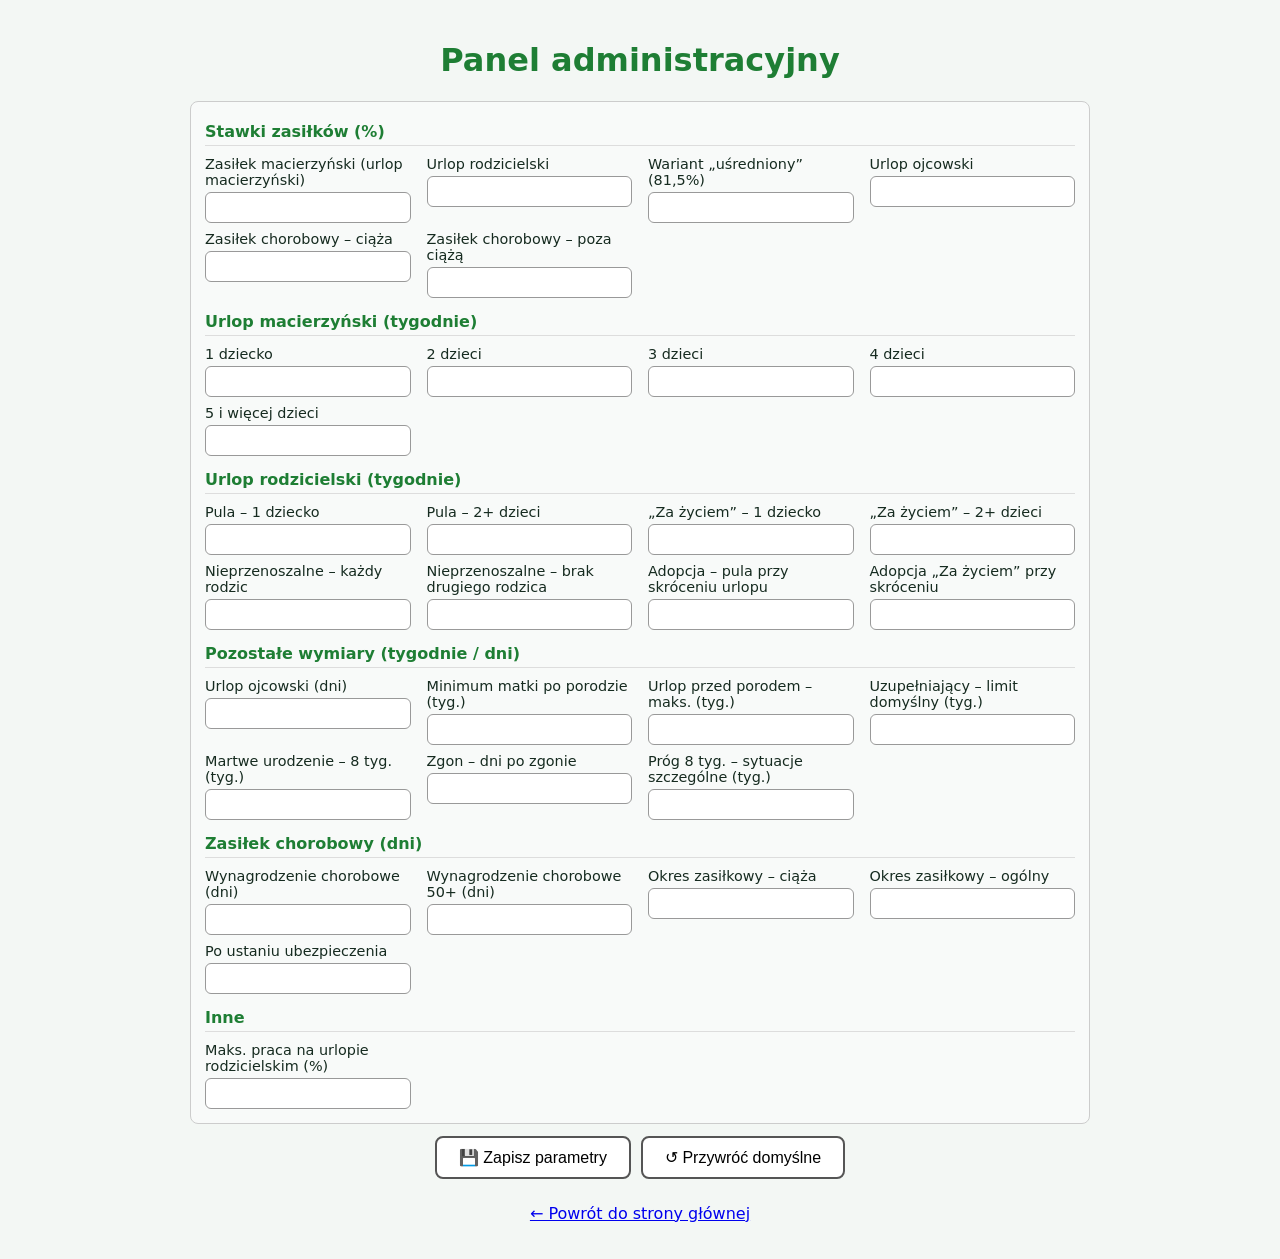
<file: admin.html>
<!DOCTYPE html>
<html lang="pl">
<head>
    <meta charset="UTF-8">
    <meta name="viewport" content="width=device-width, initial-scale=1.0">
    <title>Panel administracyjny – Świadczenie ZUS</title>
    <style>
        body {
            font-family: system-ui, Arial, sans-serif;
            background: #f3f7f4;
            margin: 0;
            padding: 20px;
            color: #162b20;
        }

        .kontener {
            max-width: 900px;
            margin: 0 auto;
        }

        h1 { text-align: center; color: #1e7e34; }

        #sekcjaLogowania {
            max-width: 380px;
            margin: 30px auto;
            padding: 20px;
            background: #fff;
            border: 1px solid #ccc;
            border-radius: 10px;
            text-align: center;
        }

        #sekcjaLogowania input {
            display: block;
            width: 100%;
            box-sizing: border-box;
            margin: 8px 0;
            padding: 10px 12px;
            font-size: 1rem;
            border: 2px solid #555;
            border-radius: 8px;
        }

        #sekcjaLogowania button {
            margin-top: 8px;
            font-size: 1.1rem;
            padding: 10px 26px;
            border-radius: 8px;
            border: 2px solid #555;
            background: #fff;
            cursor: pointer;
        }

        #sekcjaLogowania button:hover {
            background: #28a745;
            border-color: #1e7e34;
            color: #fff;
        }

        #bladLogowania {
            color: #b00020;
            font-weight: bold;
        }

        .adm {
            display: grid;
            grid-template-columns: repeat(auto-fill, minmax(200px, 1fr));
            gap: 8px 16px;
            margin: 12px 0;
            background: #f8faf9;
            border: 1px solid #ccc;
            border-radius: 8px;
            padding: 14px;
        }

        .adm h4 {
            grid-column: 1 / -1;
            margin: 6px 0 2px;
            border-bottom: 1px solid #ddd;
            padding-bottom: 4px;
            color: #1e7e34;
        }

        .adm label {
            display: flex;
            flex-direction: column;
            font-size: .9rem;
            gap: 4px;
        }

        .adm input {
            padding: 6px 8px;
            border: 1px solid #999;
            border-radius: 6px;
            font-size: .95rem;
        }

        .admPrzyciski {
            display: flex;
            gap: 10px;
            justify-content: center;
            flex-wrap: wrap;
            margin-top: 12px;
        }

        .admPrzyciski button {
            font-size: 1rem;
            padding: 10px 22px;
            border-radius: 8px;
            border: 2px solid #555;
            cursor: pointer;
            background: #fff;
        }

        .admPrzyciski button:hover {
            background: #28a745;
            border-color: #1e7e34;
            color: #fff;
        }

        #statusParam {
            text-align: center;
            color: green;
            font-weight: bold;
            margin-top: 8px;
        }

        footer {
            text-align: center;
            margin-top: 25px;
        }
    </style>
</head>
<body>
<div class="kontener">
    <h1>Panel administracyjny</h1>

    <!-- PANEL (ukryty do zalogowania) -->
    <div id="sekcjaPanelu">
        <div class="adm">
            <h4>Stawki zasiłków (%)</h4>
            <label>Zasiłek macierzyński (urlop macierzyński)<input type="number" id="p_rMat" step="0.1"></label>
            <label>Urlop rodzicielski<input type="number" id="p_rPar" step="0.1"></label>
            <label>Wariant „uśredniony” (81,5%)<input type="number" id="p_rOpt" step="0.1"></label>
            <label>Urlop ojcowski<input type="number" id="p_rPat" step="0.1"></label>
            <label>Zasiłek chorobowy – ciąża<input type="number" id="p_rSick" step="0.1"></label>
            <label>Zasiłek chorobowy – poza ciążą<input type="number" id="p_rSickGen" step="0.1"></label>

            <h4>Urlop macierzyński (tygodnie)</h4>
            <label>1 dziecko<input type="number" id="p_m1"></label>
            <label>2 dzieci<input type="number" id="p_m2"></label>
            <label>3 dzieci<input type="number" id="p_m3"></label>
            <label>4 dzieci<input type="number" id="p_m4"></label>
            <label>5 i więcej dzieci<input type="number" id="p_m5"></label>

            <h4>Urlop rodzicielski (tygodnie)</h4>
            <label>Pula – 1 dziecko<input type="number" id="p_p1"></label>
            <label>Pula – 2+ dzieci<input type="number" id="p_p2"></label>
            <label>„Za życiem” – 1 dziecko<input type="number" id="p_z1"></label>
            <label>„Za życiem” – 2+ dzieci<input type="number" id="p_z2"></label>
            <label>Nieprzenoszalne – każdy rodzic<input type="number" id="p_res"></label>
            <label>Nieprzenoszalne – brak drugiego rodzica<input type="number" id="p_resSolo"></label>
            <label>Adopcja – pula przy skróceniu urlopu<input type="number" id="p_adopt9"></label>
            <label>Adopcja „Za życiem” przy skróceniu<input type="number" id="p_adopt9zz"></label>

            <h4>Pozostałe wymiary (tygodnie / dni)</h4>
            <label>Urlop ojcowski (dni)<input type="number" id="p_pat"></label>
            <label>Minimum matki po porodzie (tyg.)<input type="number" id="p_minMom"></label>
            <label>Urlop przed porodem – maks. (tyg.)<input type="number" id="p_preMax"></label>
            <label>Uzupełniający – limit domyślny (tyg.)<input type="number" id="p_supp"></label>
            <label>Martwe urodzenie – 8 tyg. (tyg.)<input type="number" id="p_still"></label>
            <label>Zgon – dni po zgonie<input type="number" id="p_stillAfter"></label>
            <label>Próg 8 tyg. – sytuacje szczególne (tyg.)<input type="number" id="p_incap"></label>

            <h4>Zasiłek chorobowy (dni)</h4>
            <label>Wynagrodzenie chorobowe (dni)<input type="number" id="p_e33"></label>
            <label>Wynagrodzenie chorobowe 50+ (dni)<input type="number" id="p_e50"></label>
            <label>Okres zasiłkowy – ciąża<input type="number" id="p_sickMax"></label>
            <label>Okres zasiłkowy – ogólny<input type="number" id="p_sickGenMax"></label>
            <label>Po ustaniu ubezpieczenia<input type="number" id="p_sickAfter"></label>

            <h4>Inne</h4>
            <label>Maks. praca na urlopie rodzicielskim (%)<input type="number" id="p_workMax"></label>
        </div>

        <div class="admPrzyciski">
            <button type="button" id="btnZapiszParam">💾 Zapisz parametry</button>
            <button type="button" id="btnResetParam">↺ Przywróć domyślne</button>
        </div>
        <p id="statusParam"></p>
    </div>

    <footer>
        <p><a href="index.html">← Powrót do strony głównej</a></p>
    </footer>
</div>

<script>
    // Demonstracyjne dane logowania (w wersji produkcyjnej logowanie musi być po stronie serwera!)
    const LOGIN = 'admin';
    const HASLO = '1234';

    const KLUCZ_ZAPISU = 'zusParams';
    const KLUCZ_SESJI = 'zusAdminZalogowany';

    const PARAMETRY_DOMYSLNE = {
        rMat: 100, rPar: 70, rOpt: 81.5, rPat: 100, rSick: 100, rSickGen: 80,
        m1: 20, m2: 31, m3: 33, m4: 35, m5: 37,
        p1: 41, p2: 43, z1: 65, z2: 67,
        res: 9, resSolo: 0, adopt9: 38, adopt9zz: 62,
        pat: 14, minMom: 14, preMax: 6, supp: 8, still: 8, stillAfter: 7, incap: 8,
        e33: 33, e50: 14, sickMax: 270, sickGenMax: 182, sickAfter: 91,
        workMax: 50
    };

    const sekcjaLogowania = document.getElementById('sekcjaLogowania');
    const sekcjaPanelu = document.getElementById('sekcjaPanelu');
    const bladLogowania = document.getElementById('bladLogowania');
    const statusParam = document.getElementById('statusParam');

    function wypelnijPanel(parametry) {
        Object.keys(PARAMETRY_DOMYSLNE).forEach(function(klucz) {
            const pole = document.getElementById('p_' + klucz);
            if (pole) pole.value = parametry[klucz];
        });
    }

    function odczytajPanel() {
        const parametry = {};
        Object.keys(PARAMETRY_DOMYSLNE).forEach(function(klucz) {
            const pole = document.getElementById('p_' + klucz);
            parametry[klucz] = pole ? parseFloat(pole.value) : PARAMETRY_DOMYSLNE[klucz];
        });
        return parametry;
    }

    function pokazPanel() {
        sekcjaLogowania.style.display = 'none';
        sekcjaPanelu.style.display = 'block';
        bladLogowania.textContent = '';
    }

    function pokazLogowanie() {
        sekcjaPanelu.style.display = 'none';
        sekcjaLogowania.style.display = 'block';
    }

    document.getElementById('btnZaloguj').addEventListener('click', function() {
        const login = document.getElementById('poleLogin').value;
        const haslo = document.getElementById('poleHaslo').value;
        if (login === LOGIN && haslo === HASLO) {
            sessionStorage.setItem(KLUCZ_SESJI, '1');
            pokazPanel();
        } else {
            bladLogowania.textContent = 'Błędny login lub hasło.';
        }
    });

    document.getElementById('btnWyloguj').addEventListener('click', function() {
        sessionStorage.removeItem(KLUCZ_SESJI);
        pokazLogowanie();
    });

    document.getElementById('btnZapiszParam').addEventListener('click', function() {
        localStorage.setItem(KLUCZ_ZAPISU, JSON.stringify(odczytajPanel()));
        statusParam.textContent = 'Parametry zapisane (localStorage: ' + KLUCZ_ZAPISU + ')!';
    });

    document.getElementById('btnResetParam').addEventListener('click', function() {
        localStorage.removeItem(KLUCZ_ZAPISU);
        wypelnijPanel(PARAMETRY_DOMYSLNE);
        statusParam.textContent = 'Przywrócono wartości domyślne.';
    });

    // Start
    (function() {
        try {
            const zapisane = JSON.parse(localStorage.getItem(KLUCZ_ZAPISU));
            wypelnijPanel(Object.assign({}, PARAMETRY_DOMYSLNE, zapisane));
        } catch (e) {
            wypelnijPanel(PARAMETRY_DOMYSLNE);
        }
        if (sessionStorage.getItem(KLUCZ_SESJI) === '1') {
            pokazPanel();
        } else {
            pokazLogowanie();
        }
    })();
</script>
</body>
</html>
</file>
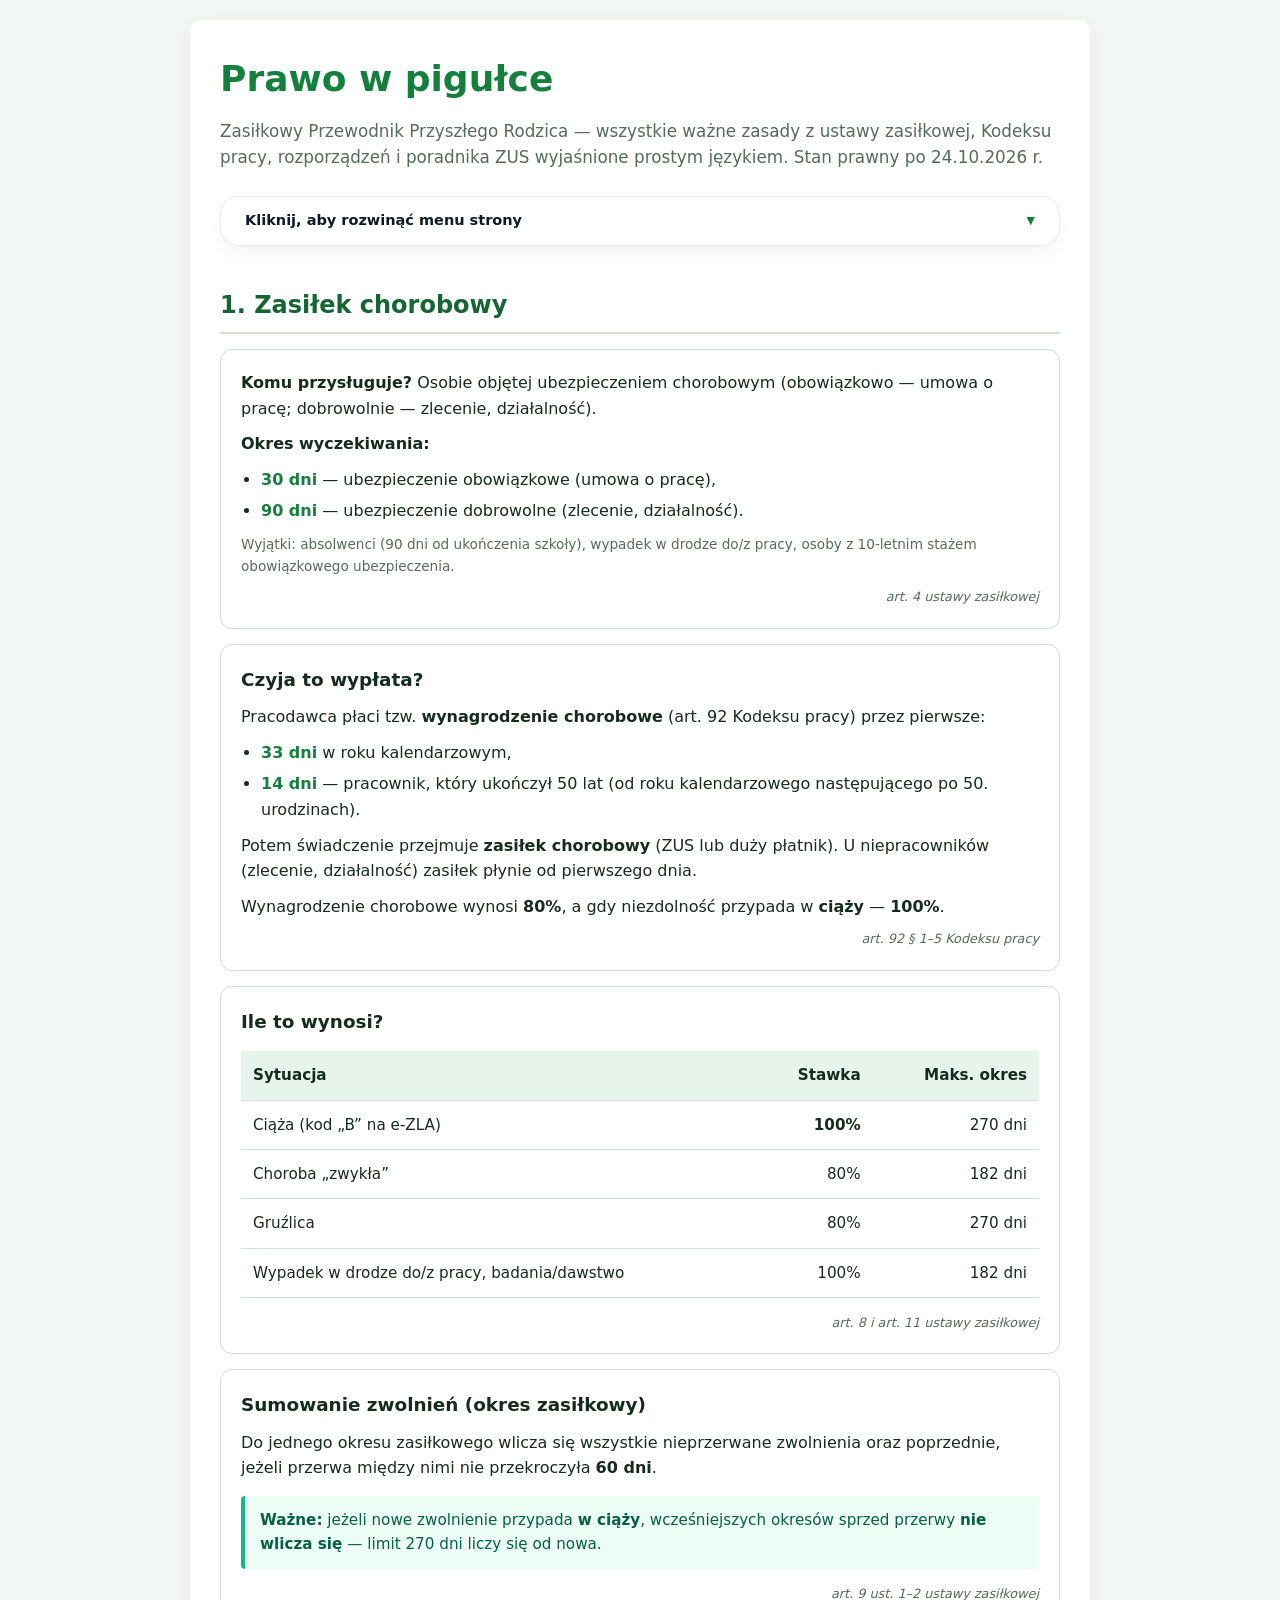
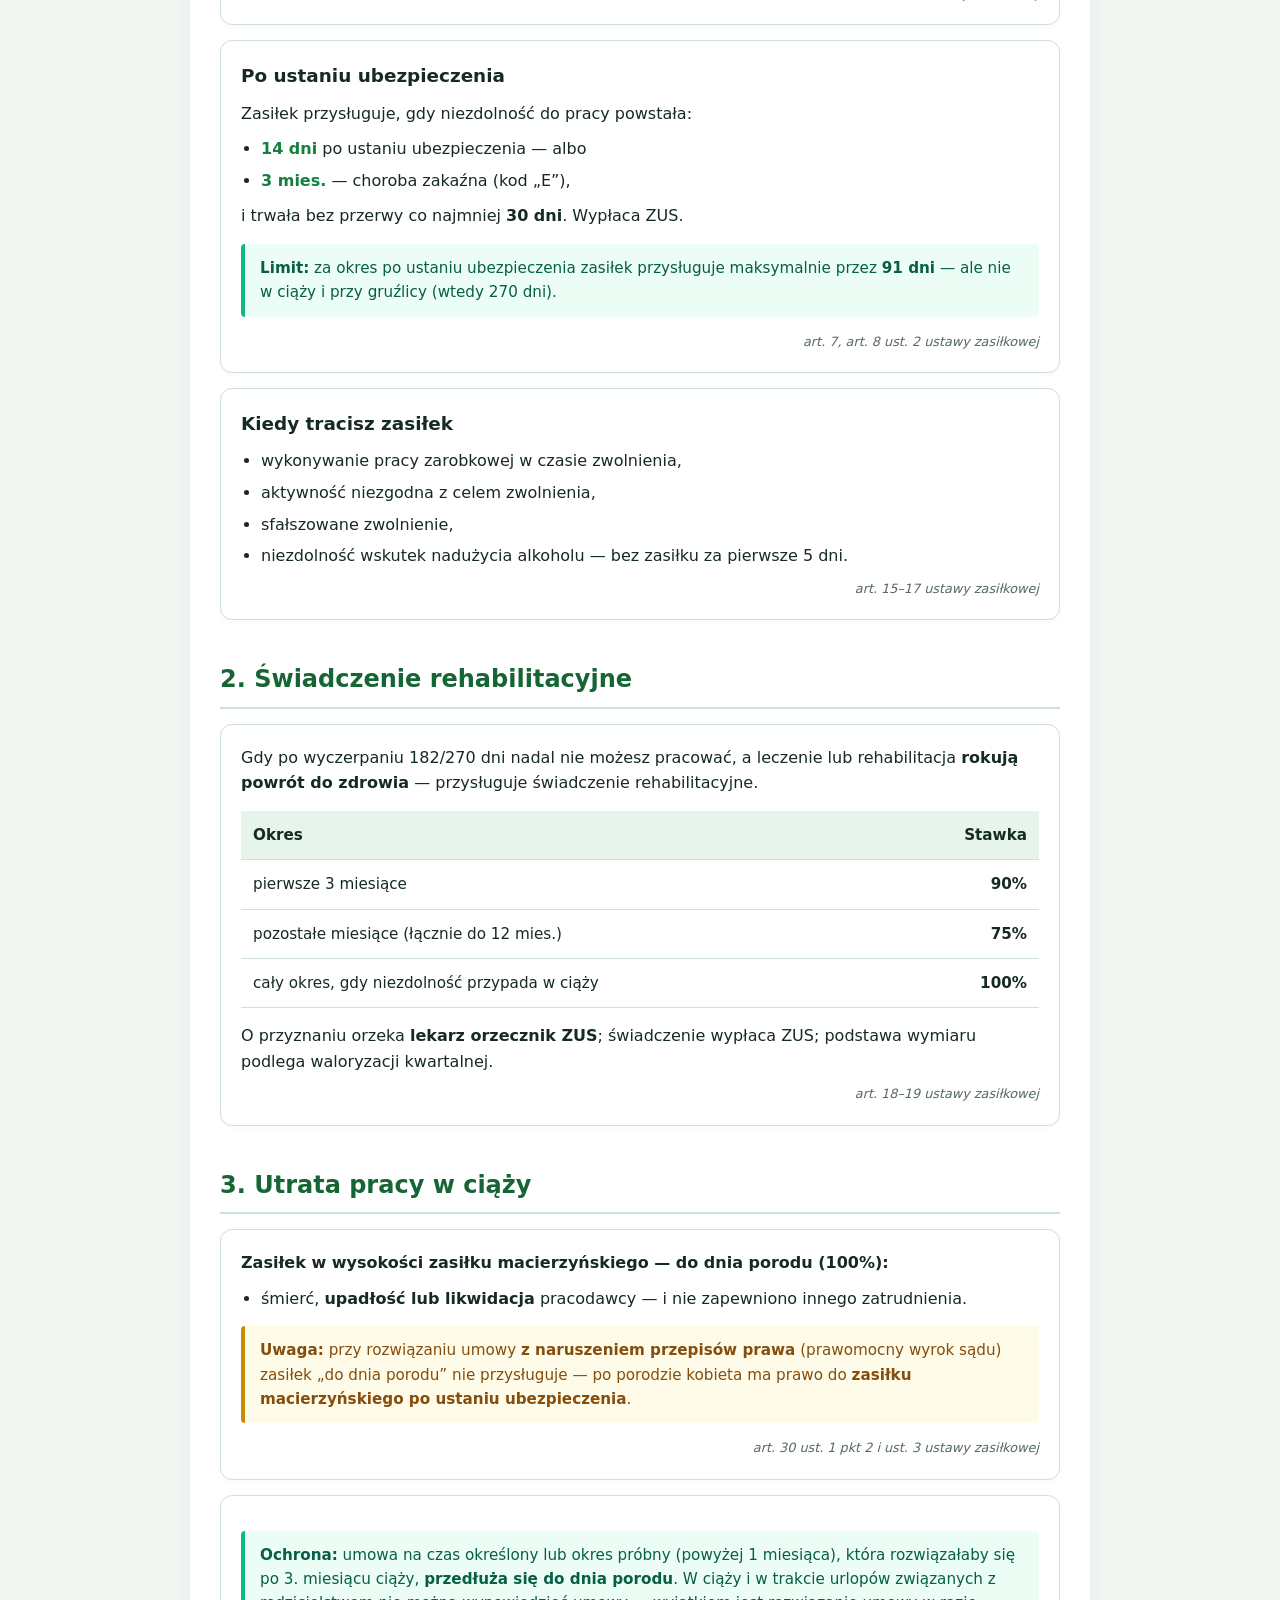
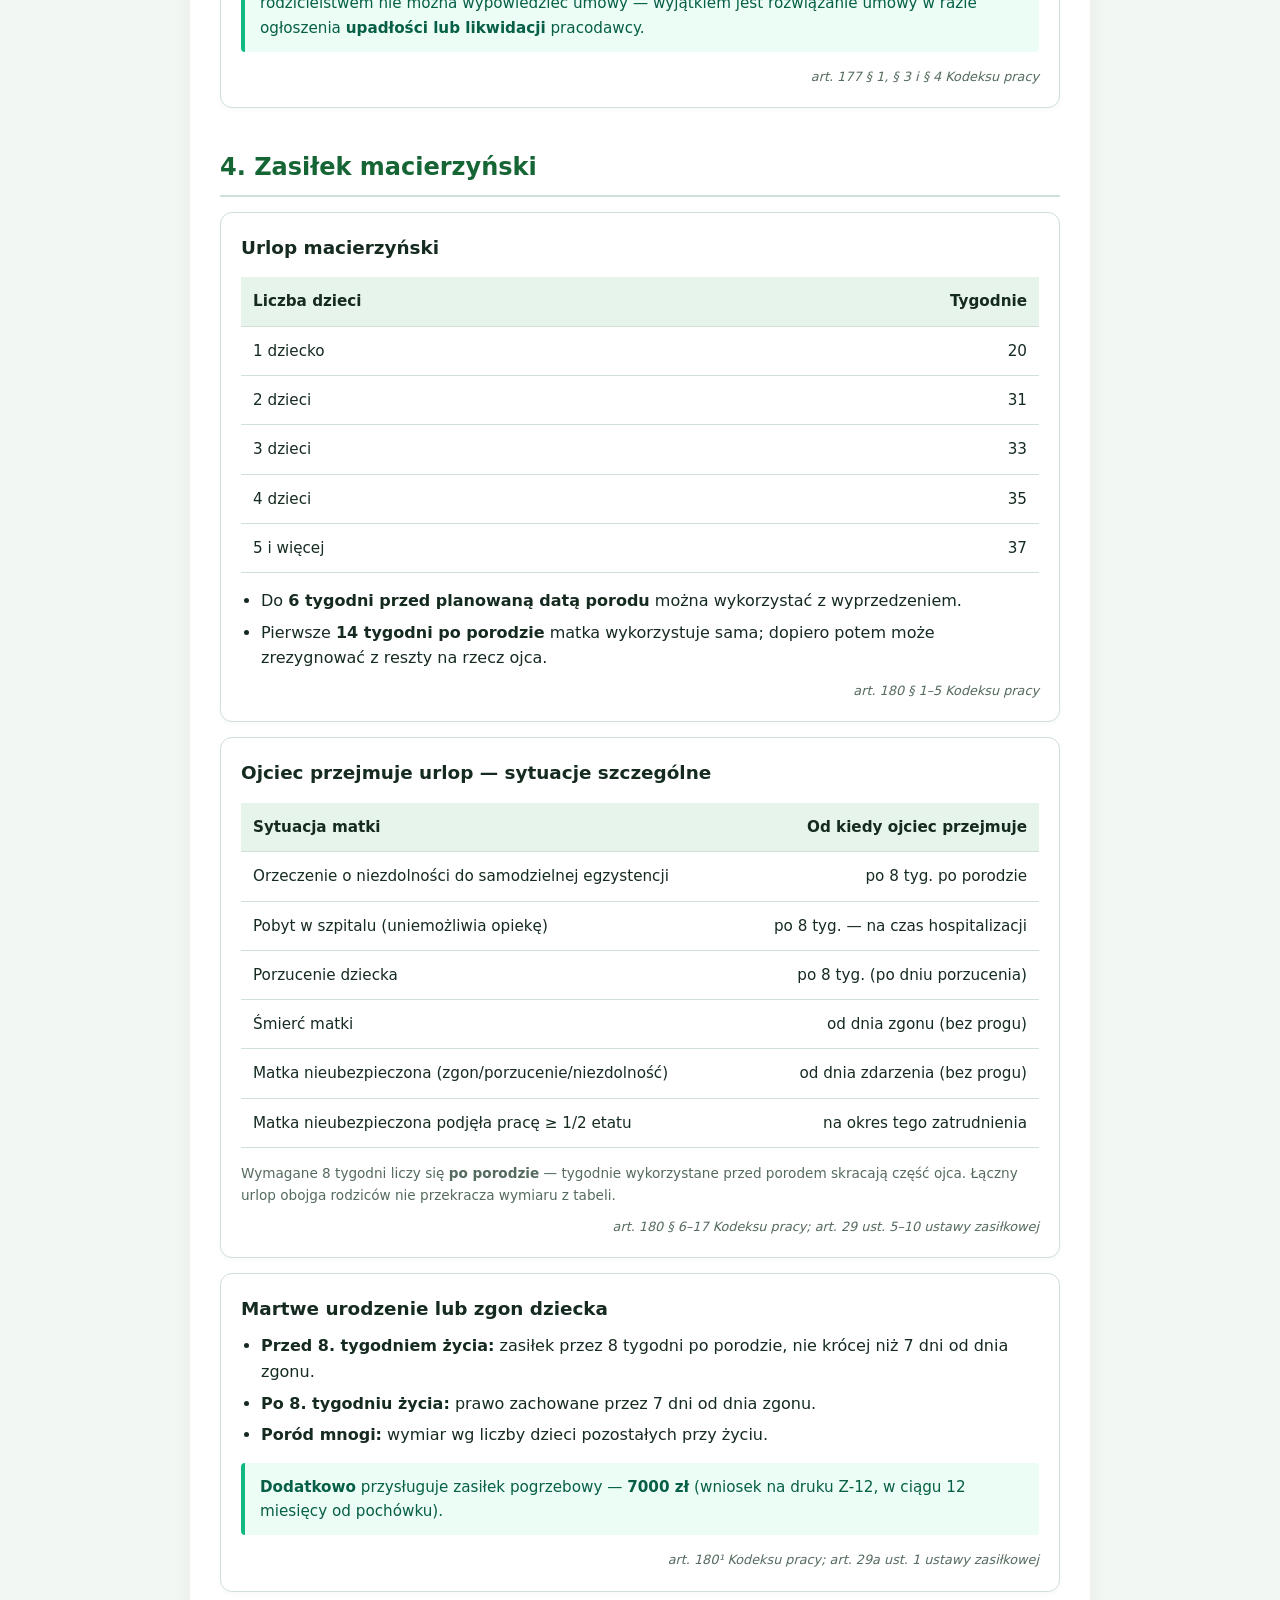
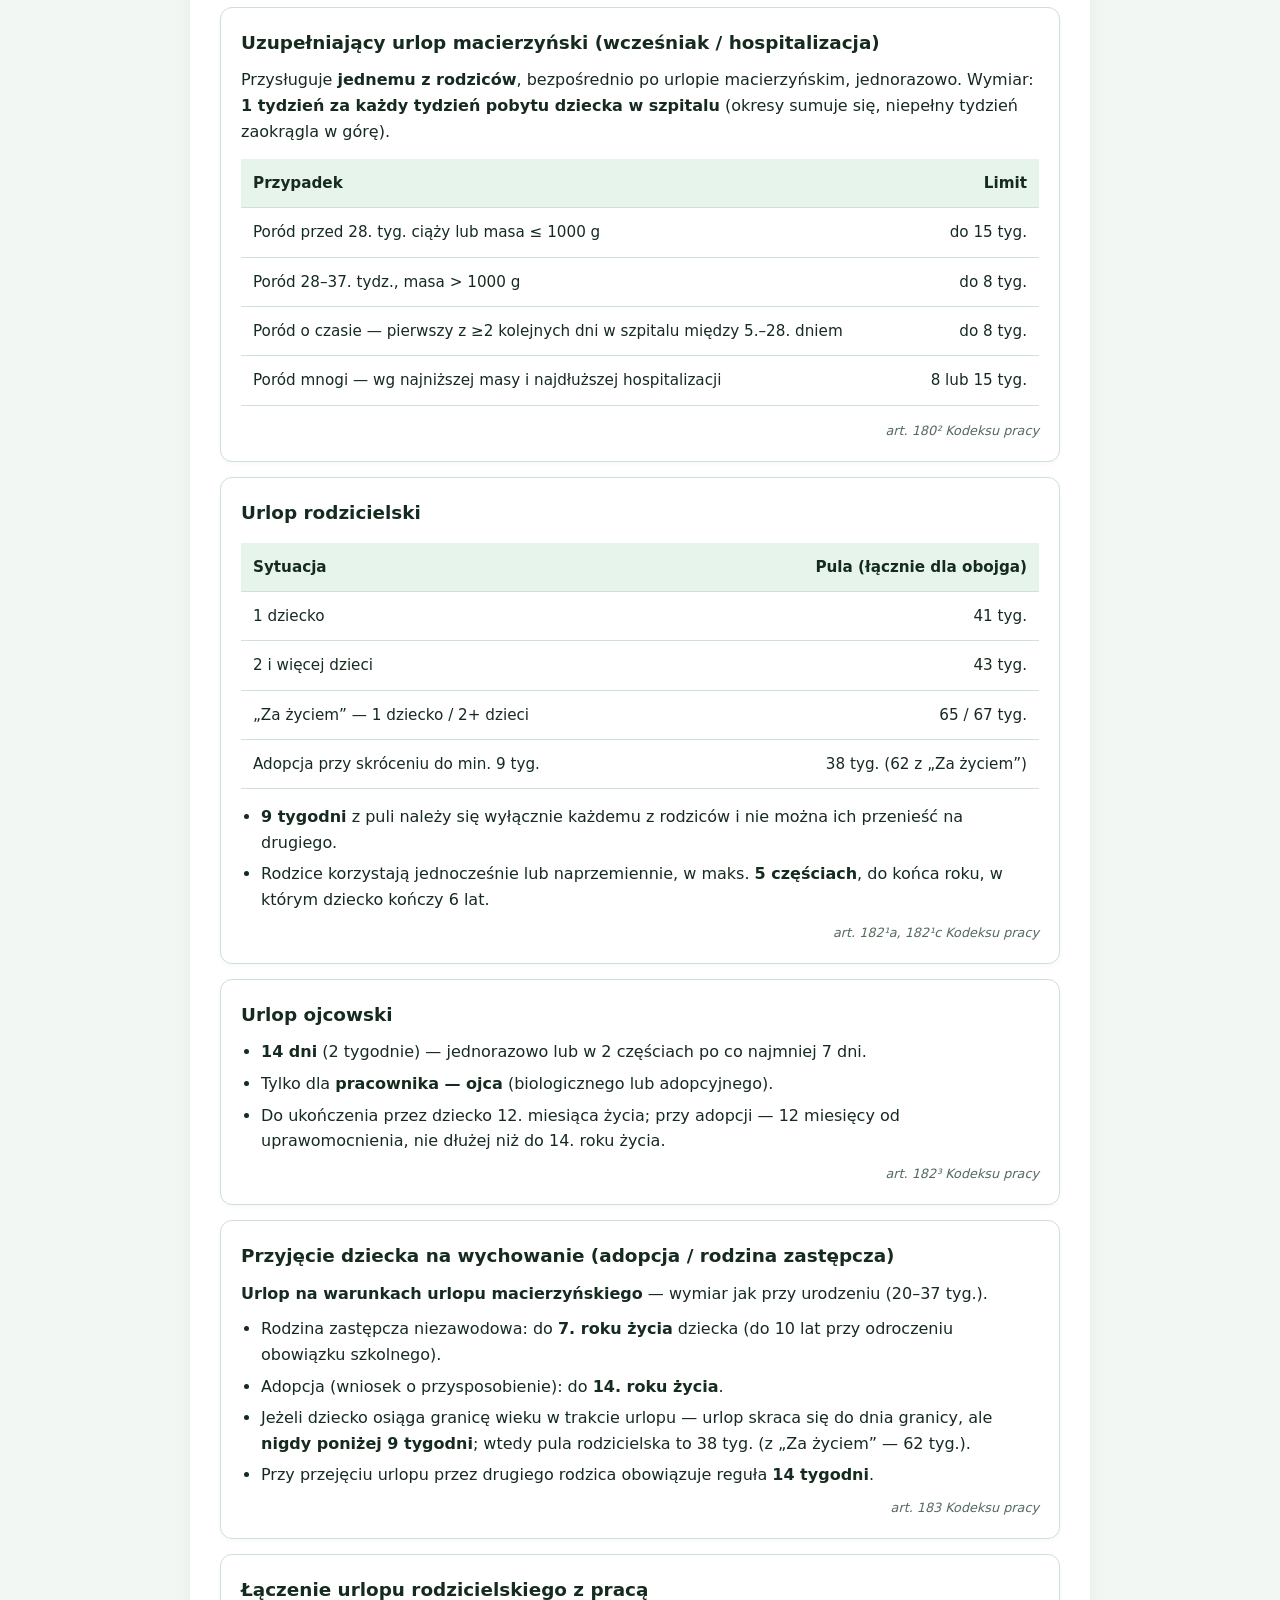
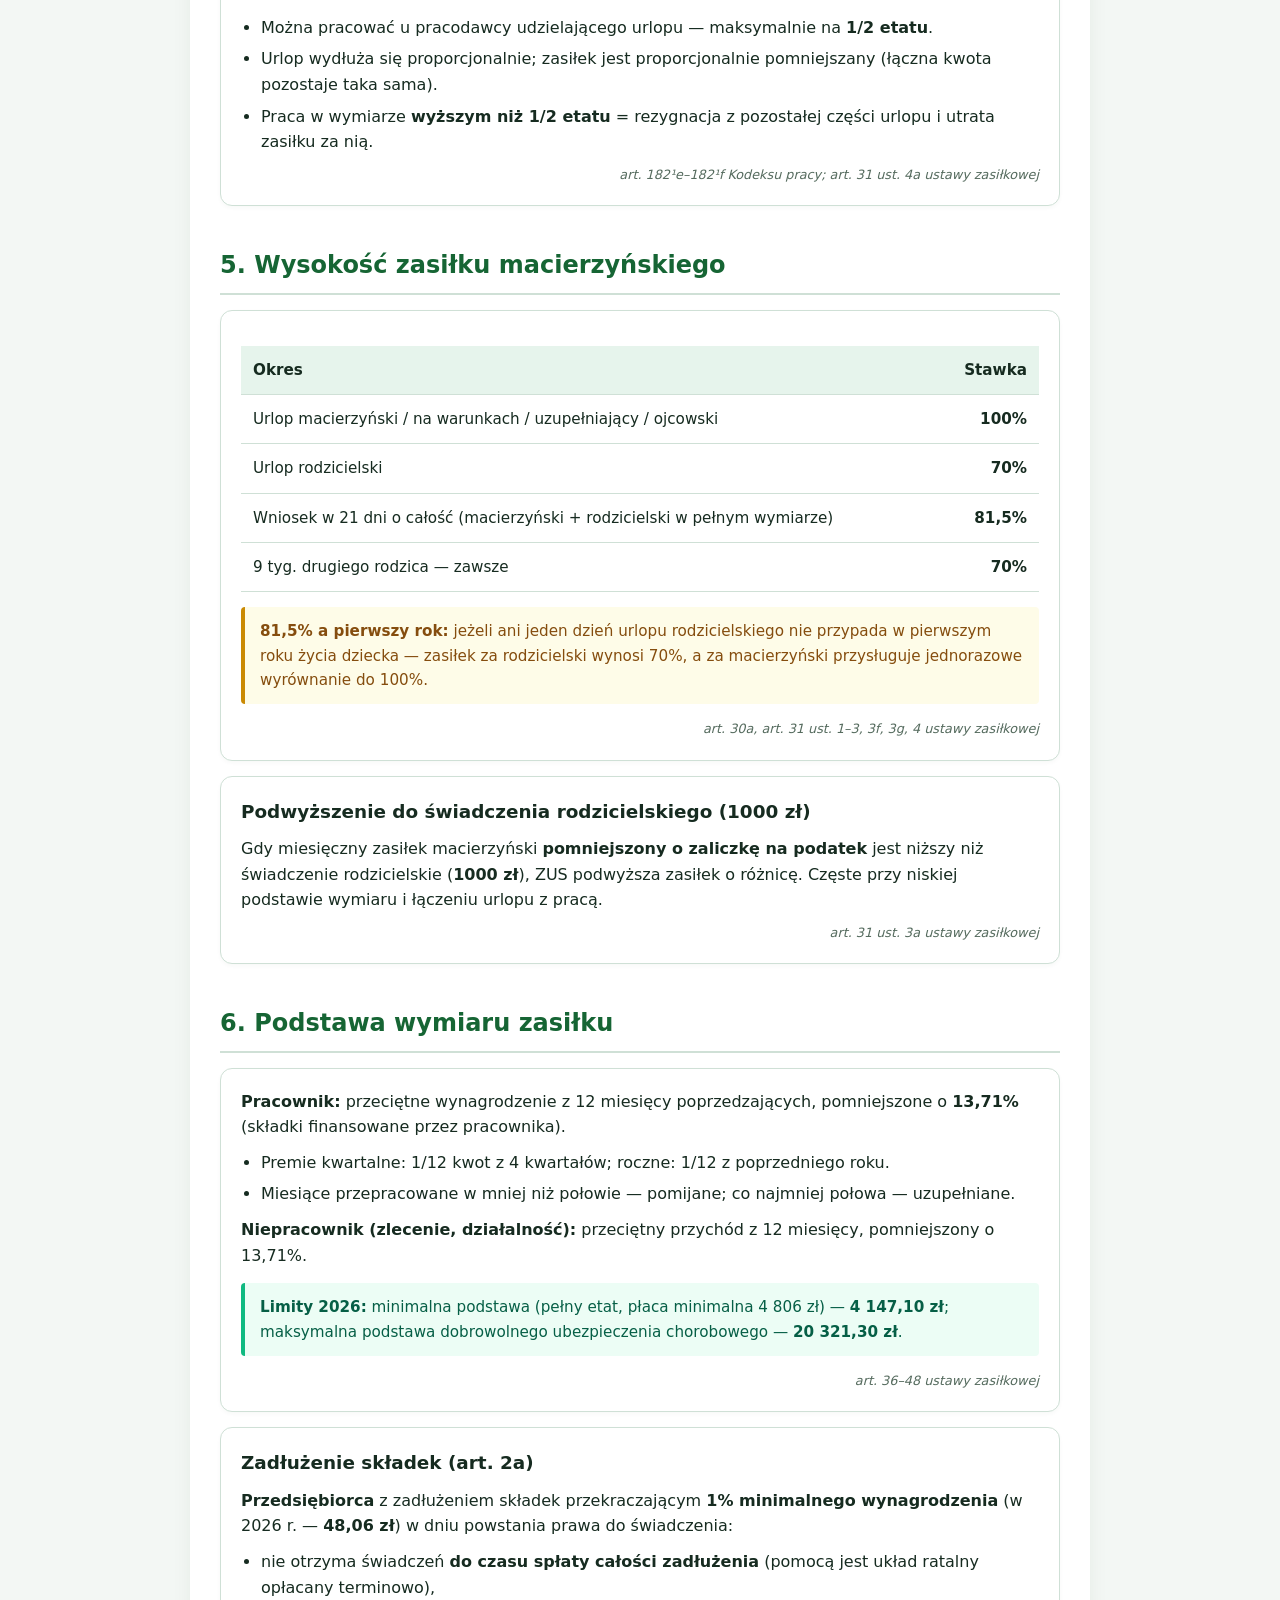
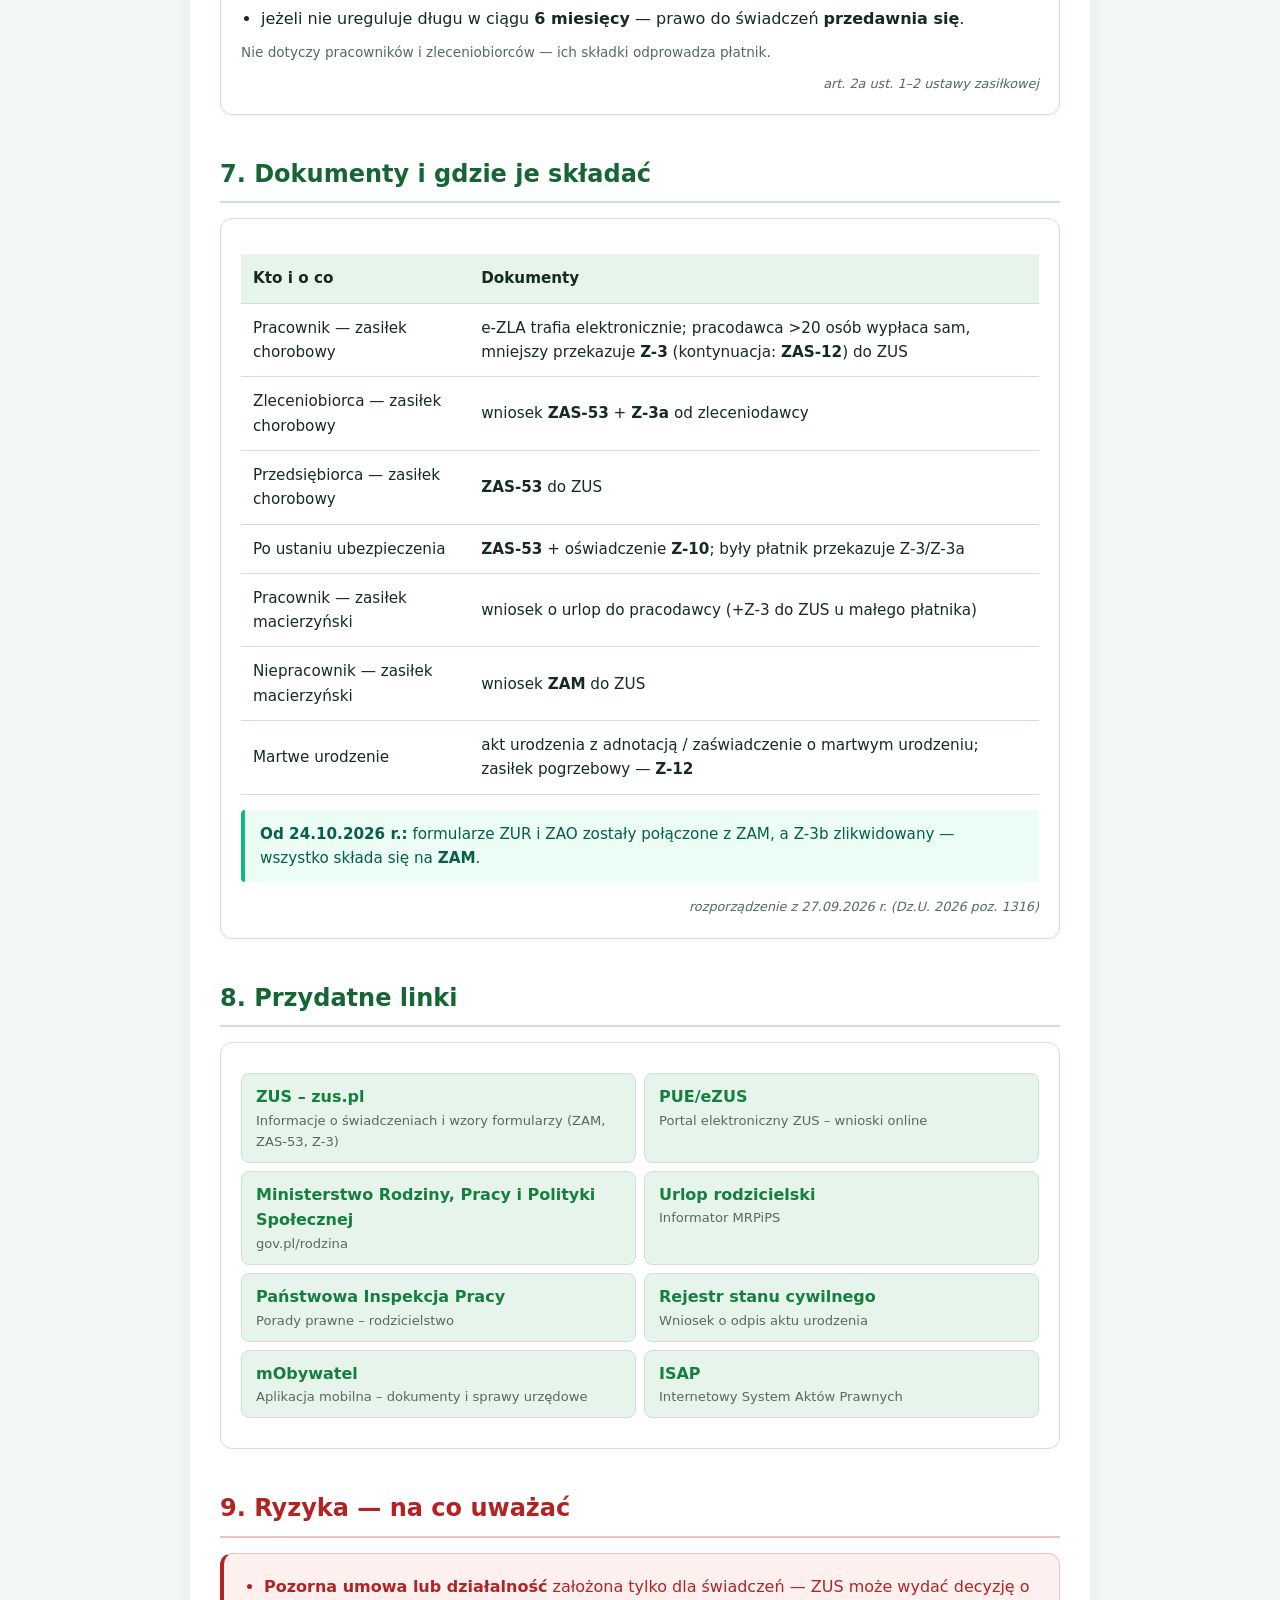
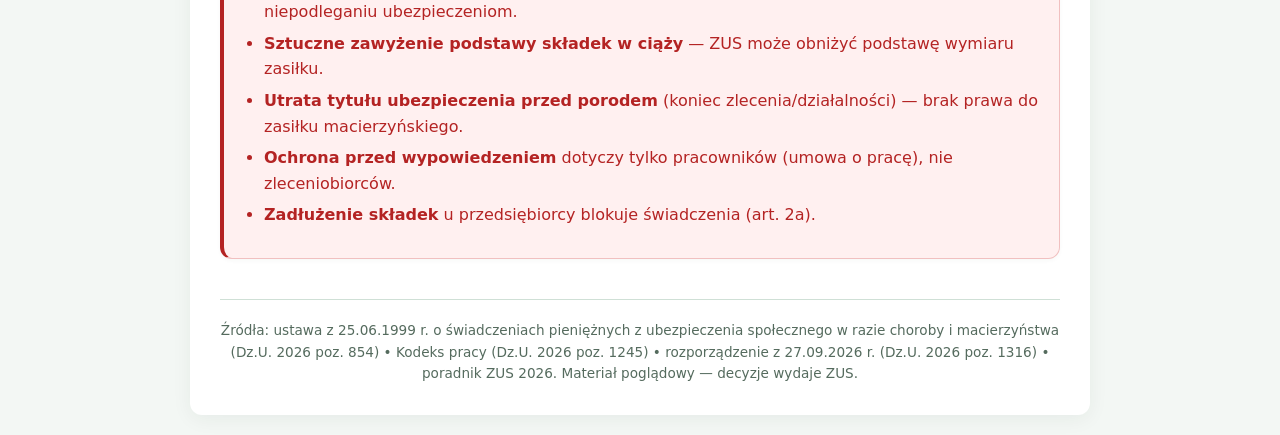
<file: info.html>
<!DOCTYPE html>
<html lang="pl">
<head>
<meta charset="utf-8">
<meta name="viewport" content="width=device-width, initial-scale=1">
<link rel="stylesheet" href="info.css">
<title>wyjaśnienie prawa </title>
</head>
<body>
<div class="wrap">
  <h1>Prawo w pigułce</h1>
  <p class="sub">Zasiłkowy Przewodnik Przyszłego Rodzica — wszystkie ważne zasady z ustawy zasiłkowej, Kodeksu pracy, rozporządzeń i poradnika ZUS wyjaśnione prostym językiem. Stan prawny po 24.10.2026 r.</p>
<details class="sticky-menu">
  <summary>Kliknij, aby rozwinąć menu strony</summary>
  
  <div class="menu-body">
    <p>Kliknij na dowolny link poniżej, aby przejść do odpowiedniej sekcji.</p>

    <div class="chips">
      <a href="#chorobowy">Zasiłek chorobowy</a>
      <a href="#rehab">Rehabilitacyjne</a>
      <a href="#utrata">Utrata pracy w ciąży</a>
      <a href="#macierzynski">Macierzyński</a>
      <a href="#wysokosc">Wysokość</a>
      <a href="#podstawa">Podstawa wymiaru</a>
      <a href="#dokumenty">Dokumenty</a>
      <a href="#linki">Przydatne linki</a>
      <a href="#ryzyka">Ryzyka</a>
    </div>
  </div>
</details>


  <h2 id="chorobowy">1. Zasiłek chorobowy</h2>
  <div class="card">
    <p><b>Komu przysługuje?</b> Osobie objętej ubezpieczeniem chorobowym (obowiązkowo — umowa o pracę; dobrowolnie — zlecenie, działalność).</p>
    <p><b>Okres wyczekiwania:</b></p>
    <ul>
      <li><span class="num">30 dni</span> — ubezpieczenie obowiązkowe (umowa o pracę),</li>
      <li><span class="num">90 dni</span> — ubezpieczenie dobrowolne (zlecenie, działalność).</li>
    </ul>
    <p class="hint">Wyjątki: absolwenci (90 dni od ukończenia szkoły), wypadek w drodze do/z pracy, osoby z 10-letnim stażem obowiązkowego ubezpieczenia.</p>
    <span class="legal">art. 4 ustawy zasiłkowej</span>
  </div>

  <div class="card">
    <h3>Czyja to wypłata?</h3>
    <p>Pracodawca płaci tzw. <b>wynagrodzenie chorobowe</b> (art. 92 Kodeksu pracy) przez pierwsze:</p>
    <ul>
      <li><span class="num">33 dni</span> w roku kalendarzowym,</li>
      <li><span class="num">14 dni</span> — pracownik, który ukończył 50 lat (od roku kalendarzowego następującego po 50. urodzinach).</li>
    </ul>
    <p>Potem świadczenie przejmuje <b>zasiłek chorobowy</b> (ZUS lub duży płatnik). U niepracowników (zlecenie, działalność) zasiłek płynie od pierwszego dnia.</p>
    <p>Wynagrodzenie chorobowe wynosi <b>80%</b>, a gdy niezdolność przypada w <b>ciąży</b> — <b>100%</b>.</p>
    <span class="legal">art. 92 § 1–5 Kodeksu pracy</span>
  </div>

  <div class="card">
    <h3>Ile to wynosi?</h3>
    <table>
      <tr><th>Sytuacja</th><th class="n">Stawka</th><th class="n">Maks. okres</th></tr>
      <tr><td>Ciąża (kod „B” na e-ZLA)</td><td class="n"><b>100%</b></td><td class="n">270 dni</td></tr>
      <tr><td>Choroba „zwykła”</td><td class="n">80%</td><td class="n">182 dni</td></tr>
      <tr><td>Gruźlica</td><td class="n">80%</td><td class="n">270 dni</td></tr>
      <tr><td>Wypadek w drodze do/z pracy, badania/dawstwo</td><td class="n">100%</td><td class="n">182 dni</td></tr>
    </table>
    <span class="legal">art. 8 i art. 11 ustawy zasiłkowej</span>
  </div>

  <div class="card">
    <h3>Sumowanie zwolnień (okres zasiłkowy)</h3>
    <p>Do jednego okresu zasiłkowego wlicza się wszystkie nieprzerwane zwolnienia oraz poprzednie, jeżeli przerwa między nimi nie przekroczyła <b>60 dni</b>.</p>
    <div class="note"><b>Ważne:</b> jeżeli nowe zwolnienie przypada <b>w ciąży</b>, wcześniejszych okresów sprzed przerwy <b>nie wlicza się</b> — limit 270 dni liczy się od nowa.</div>
    <span class="legal">art. 9 ust. 1–2 ustawy zasiłkowej</span>
  </div>

  <div class="card">
    <h3>Po ustaniu ubezpieczenia</h3>
    <p>Zasiłek przysługuje, gdy niezdolność do pracy powstała:</p>
    <ul>
      <li><span class="num">14 dni</span> po ustaniu ubezpieczenia — albo</li>
      <li><span class="num">3 mies.</span> — choroba zakaźna (kod „E”),</li>
    </ul>
    <p>i trwała bez przerwy co najmniej <b>30 dni</b>. Wypłaca ZUS.</p>
    <div class="note"><b>Limit:</b> za okres po ustaniu ubezpieczenia zasiłek przysługuje maksymalnie przez <b>91 dni</b> — ale nie w ciąży i przy gruźlicy (wtedy 270 dni).</div>
    <span class="legal">art. 7, art. 8 ust. 2 ustawy zasiłkowej</span>
  </div>

  <div class="card">
    <h3>Kiedy tracisz zasiłek</h3>
    <ul>
      <li>wykonywanie pracy zarobkowej w czasie zwolnienia,</li>
      <li>aktywność niezgodna z celem zwolnienia,</li>
      <li>sfałszowane zwolnienie,</li>
      <li>niezdolność wskutek nadużycia alkoholu — bez zasiłku za pierwsze 5 dni.</li>
    </ul>
    <span class="legal">art. 15–17 ustawy zasiłkowej</span>
  </div>

  <h2 id="rehab">2. Świadczenie rehabilitacyjne</h2>
  <div class="card">
    <p>Gdy po wyczerpaniu 182/270 dni nadal nie możesz pracować, a leczenie lub rehabilitacja <b>rokują powrót do zdrowia</b> — przysługuje świadczenie rehabilitacyjne.</p>
    <table>
      <tr><th>Okres</th><th class="n">Stawka</th></tr>
      <tr><td>pierwsze 3 miesiące</td><td class="n"><b>90%</b></td></tr>
      <tr><td>pozostałe miesiące (łącznie do 12 mies.)</td><td class="n"><b>75%</b></td></tr>
      <tr><td>cały okres, gdy niezdolność przypada w ciąży</td><td class="n"><b>100%</b></td></tr>
    </table>
    <p>O przyznaniu orzeka <b>lekarz orzecznik ZUS</b>; świadczenie wypłaca ZUS; podstawa wymiaru podlega waloryzacji kwartalnej.</p>
    <span class="legal">art. 18–19 ustawy zasiłkowej</span>
  </div>

  <h2 id="utrata">3. Utrata pracy w ciąży</h2>
  <div class="card">
    <p><b>Zasiłek w wysokości zasiłku macierzyńskiego — do dnia porodu (100%):</b></p>
    <ul>
      <li>śmierć, <b>upadłość lub likwidacja</b> pracodawcy — i nie zapewniono innego zatrudnienia.</li>
    </ul>
    <div class="warn"><b>Uwaga:</b> przy rozwiązaniu umowy <b>z naruszeniem przepisów prawa</b> (prawomocny wyrok sądu) zasiłek „do dnia porodu” nie przysługuje — po porodzie kobieta ma prawo do <b>zasiłku macierzyńskiego po ustaniu ubezpieczenia</b>.</div>
    <span class="legal">art. 30 ust. 1 pkt 2 i ust. 3 ustawy zasiłkowej</span>
  </div>

  <div class="card">
    <div class="note"><b>Ochrona:</b> umowa na czas określony lub okres próbny (powyżej 1 miesiąca), która rozwiązałaby się po 3. miesiącu ciąży, <b>przedłuża się do dnia porodu</b>. W ciąży i w trakcie urlopów związanych z rodzicielstwem nie można wypowiedzieć umowy — wyjątkiem jest rozwiązanie umowy w razie ogłoszenia <b>upadłości lub likwidacji</b> pracodawcy.</div>
    <span class="legal">art. 177 § 1, § 3 i § 4 Kodeksu pracy</span>
  </div>

  <h2 id="macierzynski">4. Zasiłek macierzyński</h2>
  <div class="card">
    <h3>Urlop macierzyński</h3>
    <table>
      <tr><th>Liczba dzieci</th><th class="n">Tygodnie</th></tr>
      <tr><td>1 dziecko</td><td class="n">20</td></tr>
      <tr><td>2 dzieci</td><td class="n">31</td></tr>
      <tr><td>3 dzieci</td><td class="n">33</td></tr>
      <tr><td>4 dzieci</td><td class="n">35</td></tr>
      <tr><td>5 i więcej</td><td class="n">37</td></tr>
    </table>
    <ul>
      <li>Do <b>6 tygodni przed planowaną datą porodu</b> można wykorzystać z wyprzedzeniem.</li>
      <li>Pierwsze <b>14 tygodni po porodzie</b> matka wykorzystuje sama; dopiero potem może zrezygnować z reszty na rzecz ojca.</li>
    </ul>
    <span class="legal">art. 180 § 1–5 Kodeksu pracy</span>
  </div>

  <div class="card">
    <h3>Ojciec przejmuje urlop — sytuacje szczególne</h3>
    <table>
      <tr><th>Sytuacja matki</th><th class="n">Od kiedy ojciec przejmuje</th></tr>
      <tr><td>Orzeczenie o niezdolności do samodzielnej egzystencji</td><td class="n">po 8 tyg. po porodzie</td></tr>
      <tr><td>Pobyt w szpitalu (uniemożliwia opiekę)</td><td class="n">po 8 tyg. — na czas hospitalizacji</td></tr>
      <tr><td>Porzucenie dziecka</td><td class="n">po 8 tyg. (po dniu porzucenia)</td></tr>
      <tr><td>Śmierć matki</td><td class="n">od dnia zgonu (bez progu)</td></tr>
      <tr><td>Matka nieubezpieczona (zgon/porzucenie/niezdolność)</td><td class="n">od dnia zdarzenia (bez progu)</td></tr>
      <tr><td>Matka nieubezpieczona podjęła pracę ≥ 1/2 etatu</td><td class="n">na okres tego zatrudnienia</td></tr>
    </table>
    <p class="hint">Wymagane 8 tygodni liczy się <b>po porodzie</b> — tygodnie wykorzystane przed porodem skracają część ojca. Łączny urlop obojga rodziców nie przekracza wymiaru z tabeli.</p>
    <span class="legal">art. 180 § 6–17 Kodeksu pracy; art. 29 ust. 5–10 ustawy zasiłkowej</span>
  </div>

  <div class="card">
    <h3>Martwe urodzenie lub zgon dziecka</h3>
    <ul>
      <li><b>Przed 8. tygodniem życia:</b> zasiłek przez 8 tygodni po porodzie, nie krócej niż 7 dni od dnia zgonu.</li>
      <li><b>Po 8. tygodniu życia:</b> prawo zachowane przez 7 dni od dnia zgonu.</li>
      <li><b>Poród mnogi:</b> wymiar wg liczby dzieci pozostałych przy życiu.</li>
    </ul>
    <div class="note"><b>Dodatkowo</b> przysługuje zasiłek pogrzebowy — <b>7000 zł</b> (wniosek na druku Z-12, w ciągu 12 miesięcy od pochówku).</div>
    <span class="legal">art. 180¹ Kodeksu pracy; art. 29a ust. 1 ustawy zasiłkowej</span>
  </div>

  <div class="card">
    <h3>Uzupełniający urlop macierzyński (wcześniak / hospitalizacja)</h3>
    <p>Przysługuje <b>jednemu z rodziców</b>, bezpośrednio po urlopie macierzyńskim, jednorazowo. Wymiar: <b>1 tydzień za każdy tydzień pobytu dziecka w szpitalu</b> (okresy sumuje się, niepełny tydzień zaokrągla w górę).</p>
    <table>
      <tr><th>Przypadek</th><th class="n">Limit</th></tr>
      <tr><td>Poród przed 28. tyg. ciąży lub masa ≤ 1000 g</td><td class="n">do 15 tyg.</td></tr>
      <tr><td>Poród 28–37. tydz., masa > 1000 g</td><td class="n">do 8 tyg.</td></tr>
      <tr><td>Poród o czasie — pierwszy z ≥2 kolejnych dni w szpitalu między 5.–28. dniem</td><td class="n">do 8 tyg.</td></tr>
      <tr><td>Poród mnogi — wg najniższej masy i najdłuższej hospitalizacji</td><td class="n">8 lub 15 tyg.</td></tr>
    </table>
    <span class="legal">art. 180² Kodeksu pracy</span>
  </div>

  <div class="card">
    <h3>Urlop rodzicielski</h3>
    <table>
      <tr><th>Sytuacja</th><th class="n">Pula (łącznie dla obojga)</th></tr>
      <tr><td>1 dziecko</td><td class="n">41 tyg.</td></tr>
      <tr><td>2 i więcej dzieci</td><td class="n">43 tyg.</td></tr>
      <tr><td>„Za życiem” — 1 dziecko / 2+ dzieci</td><td class="n">65 / 67 tyg.</td></tr>
      <tr><td>Adopcja przy skróceniu do min. 9 tyg.</td><td class="n">38 tyg. (62 z „Za życiem”)</td></tr>
    </table>
    <ul>
      <li><b>9 tygodni</b> z puli należy się wyłącznie każdemu z rodziców i nie można ich przenieść na drugiego.</li>
      <li>Rodzice korzystają jednocześnie lub naprzemiennie, w maks. <b>5 częściach</b>, do końca roku, w którym dziecko kończy 6 lat.</li>
    </ul>
    <span class="legal">art. 182¹a, 182¹c Kodeksu pracy</span>
  </div>

  <div class="card">
    <h3>Urlop ojcowski</h3>
    <ul>
      <li><b>14 dni</b> (2 tygodnie) — jednorazowo lub w 2 częściach po co najmniej 7 dni.</li>
      <li>Tylko dla <b>pracownika — ojca</b> (biologicznego lub adopcyjnego).</li>
      <li>Do ukończenia przez dziecko 12. miesiąca życia; przy adopcji — 12 miesięcy od uprawomocnienia, nie dłużej niż do 14. roku życia.</li>
    </ul>
    <span class="legal">art. 182³ Kodeksu pracy</span>
  </div>

  <div class="card">
    <h3>Przyjęcie dziecka na wychowanie (adopcja / rodzina zastępcza)</h3>
    <p><b>Urlop na warunkach urlopu macierzyńskiego</b> — wymiar jak przy urodzeniu (20–37 tyg.).</p>
    <ul>
      <li>Rodzina zastępcza niezawodowa: do <b>7. roku życia</b> dziecka (do 10 lat przy odroczeniu obowiązku szkolnego).</li>
      <li>Adopcja (wniosek o przysposobienie): do <b>14. roku życia</b>.</li>
      <li>Jeżeli dziecko osiąga granicę wieku w trakcie urlopu — urlop skraca się do dnia granicy, ale <b>nigdy poniżej 9 tygodni</b>; wtedy pula rodzicielska to 38 tyg. (z „Za życiem” — 62 tyg.).</li>
      <li>Przy przejęciu urlopu przez drugiego rodzica obowiązuje reguła <b>14 tygodni</b>.</li>
    </ul>
    <span class="legal">art. 183 Kodeksu pracy</span>
  </div>

  <div class="card">
    <h3>Łączenie urlopu rodzicielskiego z pracą</h3>
    <ul>
      <li>Można pracować u pracodawcy udzielającego urlopu — maksymalnie na <b>1/2 etatu</b>.</li>
      <li>Urlop wydłuża się proporcjonalnie; zasiłek jest proporcjonalnie pomniejszany (łączna kwota pozostaje taka sama).</li>
      <li>Praca w wymiarze <b>wyższym niż 1/2 etatu</b> = rezygnacja z pozostałej części urlopu i utrata zasiłku za nią.</li>
    </ul>
    <span class="legal">art. 182¹e–182¹f Kodeksu pracy; art. 31 ust. 4a ustawy zasiłkowej</span>
  </div>

  <h2 id="wysokosc">5. Wysokość zasiłku macierzyńskiego</h2>
  <div class="card">
    <table>
      <tr><th>Okres</th><th class="n">Stawka</th></tr>
      <tr><td>Urlop macierzyński / na warunkach / uzupełniający / ojcowski</td><td class="n"><b>100%</b></td></tr>
      <tr><td>Urlop rodzicielski</td><td class="n"><b>70%</b></td></tr>
      <tr><td>Wniosek w 21 dni o całość (macierzyński + rodzicielski w pełnym wymiarze)</td><td class="n"><b>81,5%</b></td></tr>
      <tr><td>9 tyg. drugiego rodzica — zawsze</td><td class="n"><b>70%</b></td></tr>
    </table>
    <div class="warn"><b>81,5% a pierwszy rok:</b> jeżeli ani jeden dzień urlopu rodzicielskiego nie przypada w pierwszym roku życia dziecka — zasiłek za rodzicielski wynosi 70%, a za macierzyński przysługuje jednorazowe wyrównanie do 100%.</div>
    <span class="legal">art. 30a, art. 31 ust. 1–3, 3f, 3g, 4 ustawy zasiłkowej</span>
  </div>

  <div class="card">
    <h3>Podwyższenie do świadczenia rodzicielskiego (1000 zł)</h3>
    <p>Gdy miesięczny zasiłek macierzyński <b>pomniejszony o zaliczkę na podatek</b> jest niższy niż świadczenie rodzicielskie (<b>1000 zł</b>), ZUS podwyższa zasiłek o różnicę. Częste przy niskiej podstawie wymiaru i łączeniu urlopu z pracą.</p>
    <span class="legal">art. 31 ust. 3a ustawy zasiłkowej</span>
  </div>

  <h2 id="podstawa">6. Podstawa wymiaru zasiłku</h2>
  <div class="card">
    <p><b>Pracownik:</b> przeciętne wynagrodzenie z 12 miesięcy poprzedzających, pomniejszone o <b>13,71%</b> (składki finansowane przez pracownika).</p>
    <ul>
      <li>Premie kwartalne: 1/12 kwot z 4 kwartałów; roczne: 1/12 z poprzedniego roku.</li>
      <li>Miesiące przepracowane w mniej niż połowie — pomijane; co najmniej połowa — uzupełniane.</li>
    </ul>
    <p><b>Niepracownik (zlecenie, działalność):</b> przeciętny przychód z 12 miesięcy, pomniejszony o 13,71%.</p>
    <div class="note"><b>Limity 2026:</b> minimalna podstawa (pełny etat, płaca minimalna 4 806 zł) — <b>4 147,10 zł</b>; maksymalna podstawa dobrowolnego ubezpieczenia chorobowego — <b>20 321,30 zł</b>.</div>
    <span class="legal">art. 36–48 ustawy zasiłkowej</span>
  </div>

  <div class="card">
    <h3>Zadłużenie składek (art. 2a)</h3>
    <p><b>Przedsiębiorca</b> z zadłużeniem składek przekraczającym <b>1% minimalnego wynagrodzenia</b> (w 2026 r. — <b>48,06 zł</b>) w dniu powstania prawa do świadczenia:</p>
    <ul>
      <li>nie otrzyma świadczeń <b>do czasu spłaty całości zadłużenia</b> (pomocą jest układ ratalny opłacany terminowo),</li>
      <li>jeżeli nie ureguluje długu w ciągu <b>6 miesięcy</b> — prawo do świadczeń <b>przedawnia się</b>.</li>
    </ul>
    <p class="hint">Nie dotyczy pracowników i zleceniobiorców — ich składki odprowadza płatnik.</p>
    <span class="legal">art. 2a ust. 1–2 ustawy zasiłkowej</span>
  </div>

  <h2 id="dokumenty">7. Dokumenty i gdzie je składać</h2>
  <div class="card">
    <table>
      <tr><th>Kto i o co</th><th>Dokumenty</th></tr>
      <tr><td>Pracownik — zasiłek chorobowy</td><td>e-ZLA trafia elektronicznie; pracodawca >20 osób wypłaca sam, mniejszy przekazuje <b>Z-3</b> (kontynuacja: <b>ZAS-12</b>) do ZUS</td></tr>
      <tr><td>Zleceniobiorca — zasiłek chorobowy</td><td>wniosek <b>ZAS-53</b> + <b>Z-3a</b> od zleceniodawcy</td></tr>
      <tr><td>Przedsiębiorca — zasiłek chorobowy</td><td><b>ZAS-53</b> do ZUS</td></tr>
      <tr><td>Po ustaniu ubezpieczenia</td><td><b>ZAS-53</b> + oświadczenie <b>Z-10</b>; były płatnik przekazuje Z-3/Z-3a</td></tr>
      <tr><td>Pracownik — zasiłek macierzyński</td><td>wniosek o urlop do pracodawcy (+Z-3 do ZUS u małego płatnika)</td></tr>
      <tr><td>Niepracownik — zasiłek macierzyński</td><td>wniosek <b>ZAM</b> do ZUS</td></tr>
      <tr><td>Martwe urodzenie</td><td>akt urodzenia z adnotacją / zaświadczenie o martwym urodzeniu; zasiłek pogrzebowy — <b>Z-12</b></td></tr>
    </table>
    <div class="note"><b>Od 24.10.2026 r.:</b> formularze ZUR i ZAO zostały połączone z ZAM, a Z-3b zlikwidowany — wszystko składa się na <b>ZAM</b>.</div>
    <span class="legal">rozporządzenie z 27.09.2026 r. (Dz.U. 2026 poz. 1316)</span>
  </div>

  <h2 id="linki">8. Przydatne linki</h2>
  <div class="card">
    <div class="linklist">
      <a href="https://www.zus.pl" target="_blank" rel="noopener">ZUS – zus.pl<span>Informacje o świadczeniach i wzory formularzy (ZAM, ZAS-53, Z-3)</span></a>
      <a href="https://www.zus.pl/ezus" target="_blank" rel="noopener">PUE/eZUS<span>Portal elektroniczny ZUS – wnioski online</span></a>
      <a href="https://www.gov.pl/web/rodzina" target="_blank" rel="noopener">Ministerstwo Rodziny, Pracy i Polityki Społecznej<span>gov.pl/rodzina</span></a>
      <a href="https://www.gov.pl/web/rodzina/urlop-rodzicielski" target="_blank" rel="noopener">Urlop rodzicielski<span>Informator MRPiPS</span></a>
      <a href="https://www.pip.gov.pl/dla-pracodawcow/porady-prawne/rodzicielstwo" target="_blank" rel="noopener">Państwowa Inspekcja Pracy<span>Porady prawne – rodzicielstwo</span></a>
      <a href="https://www.gov.pl/web/cyfryzacja/rejestr-stanu-cywilnego" target="_blank" rel="noopener">Rejestr stanu cywilnego<span>Wniosek o odpis aktu urodzenia</span></a>
      <a href="https://www.gov.pl/web/mobywatel" target="_blank" rel="noopener">mObywatel<span>Aplikacja mobilna – dokumenty i sprawy urzędowe</span></a>
      <a href="https://isap.sejm.gov.pl" target="_blank" rel="noopener">ISAP<span>Internetowy System Aktów Prawnych</span></a>
    </div>
  </div>

  <h2 id="ryzyka" class="risk">9. Ryzyka — na co uważać</h2>
  <div class="card risk-card">
    <ul>
      <li><b>Pozorna umowa lub działalność</b> założona tylko dla świadczeń — ZUS może wydać decyzję o niepodleganiu ubezpieczeniom.</li>
      <li><b>Sztuczne zawyżenie podstawy składek w ciąży</b> — ZUS może obniżyć podstawę wymiaru zasiłku.</li>
      <li><b>Utrata tytułu ubezpieczenia przed porodem</b> (koniec zlecenia/działalności) — brak prawa do zasiłku macierzyńskiego.</li>
      <li><b>Ochrona przed wypowiedzeniem</b> dotyczy tylko pracowników (umowa o pracę), nie zleceniobiorców.</li>
      <li><b>Zadłużenie składek</b> u przedsiębiorcy blokuje świadczenia (art. 2a).</li>
    </ul>
  </div>

  <p class="foot">Źródła: ustawa z 25.06.1999 r. o świadczeniach pieniężnych z ubezpieczenia społecznego w razie choroby i macierzyństwa (Dz.U. 2026 poz. 854) • Kodeks pracy (Dz.U. 2026 poz. 1245) • rozporządzenie z 27.09.2026 r. (Dz.U. 2026 poz. 1316) • poradnik ZUS 2026. Materiał poglądowy — decyzje wydaje ZUS.</p>
</div>
</body>
</html>
</file>
<file: info.css>
:root {
    --bad: #b42323;
    --badbg: #fff0f0;
    --bg: #f3f7f4;
    --card-bg: #ffffff;
    --text: #162b20;
    --mut: #556b5e;
    --primary: #15803d;
    --primary-hover: #166534;
    --accent: #e6f4ec;
    --warn-bg: #fefce8;
    --warn-border: #ca8a04;
    --warn-text: #854d0e;
    --note-bg: #ecfdf5;
    --note-border: #10b981;
    --note-text: #065f46;
    --border: #cfe0d6;
    --radius: 12px;
  }

  * {
    box-sizing: border-box;
    margin: 0;
    padding: 0;
  }

  html {
    scroll-behavior: smooth;
  }

  body {
    font-family: system-ui, -apple-system, BlinkMacSystemFont, "Segoe UI", Roboto, Oxygen, Ubuntu, Cantarell, sans-serif;
    background-color: var(--bg);
    color: var(--text);
    line-height: 1.6;
    padding: 20px;
  }

  .wrap {
    max-width: 900px;
    margin: 0 auto;
    background: var(--card-bg);
    padding: 30px;
    border-radius: var(--radius);
    box-shadow: 0 4px 20px rgba(20, 50, 35, 0.06);
  }

  h1 {
    font-family: inherit;
    font-size: 2.25rem;
    font-weight: 700;
    color: var(--primary);
    margin-bottom: 10px;
  }

  .sub {
    font-size: 1.05rem;
    color: var(--mut);
    margin-bottom: 25px;
  }

  h2 {
    font-size: 1.5rem;
    color: var(--primary-hover);
    margin-top: 40px;
    margin-bottom: 15px;
    padding-bottom: 8px;
    border-bottom: 2px solid var(--border);
  }
  .chips {
    display: flex;
    flex-wrap: wrap;
    gap: 8px;
    margin-bottom: 30px;
  }

  .chips a {
    text-decoration: none;
    background: var(--accent);
    color: var(--primary);
    padding: 6px 14px;
    border-radius: 20px;
    font-size: 0.9rem;
    font-weight: 600;
    transition: background 0.2s, color 0.2s, transform 0.1s;
  }

  .chips a:hover {
    background: var(--primary);
    color: #fff;
    transform: translateY(-1px);
  }

  .card {
    background: var(--card-bg);
    border: 1px solid var(--border);
    border-radius: var(--radius);
    padding: 20px;
    margin-bottom: 15px;
    box-shadow: 0 2px 4px rgba(20, 50, 35, 0.03);
  }

  .card h3 {
    font-size: 1.15rem;
    margin-bottom: 10px;
    color: var(--text);
  }

  .card p {
    margin-bottom: 10px;
  }

  .card ul {
    margin-left: 20px;
    margin-bottom: 10px;
  }

  .card li {
    margin-bottom: 6px;
  }

  table {
    width: 100%;
    border-collapse: collapse;
    margin: 15px 0;
    font-size: 0.95rem;
  }

  th, td {
    padding: 12px;
    text-align: left;
    border-bottom: 1px solid var(--border);
  }

  th {
    background-color: var(--accent);
    color: var(--text);
    font-weight: 600;
  }

  td.n, th.n {
    text-align: right;
  }

  .note {
    background-color: var(--note-bg);
    border-left: 4px solid var(--note-border);
    padding: 12px 15px;
    border-radius: 4px;
    margin: 15px 0;
    font-size: 0.95rem;
    color: var(--note-text);
  }

  .warn {
    background-color: var(--warn-bg);
    border-left: 4px solid var(--warn-border);
    padding: 12px 15px;
    border-radius: 4px;
    margin: 15px 0;
    font-size: 0.95rem;
    color: var(--warn-text);
  }
.risk h2,
h2.risk {
  color: var(--bad);
  border-bottom-color: #f1c0c0;
}

.risk-card {
  background: var(--badbg);
  border-color: #f1c0c0;
  border-left: 4px solid var(--bad);
}

.risk-card li,
.risk-card b {
  color: var(--bad);
}

  .num {
    font-weight: 700;
    color: var(--primary);
  }

  .hint {
    font-size: 0.85rem;
    color: var(--mut);
  }

  .legal {
    display: block;
    font-size: 0.8rem;
    color: var(--mut);
    text-align: right;
    margin-top: 10px;
    font-style: italic;
  }
  .linklist {
    display: grid;
    grid-template-columns: 1fr 1fr;
    gap: 8px;
    margin: 10px 0;
  }

  .linklist a {
    display: block;
    background: var(--accent);
    color: var(--primary);
    border: 1px solid var(--border);
    border-radius: 8px;
    padding: 10px 14px;
    text-decoration: none;
    font-weight: 600;
    transition: background 0.2s, color 0.2s;
  }

  .linklist a:hover {
    background: var(--primary);
    color: #fff;
  }

  .linklist span {
    display: block;
    font-size: 0.82rem;
    font-weight: 400;
    color: var(--mut);
  }

  .linklist a:hover span {
    color: #e6f4ec;
  }

  .foot {
    margin-top: 40px;
    padding-top: 20px;
    border-top: 1px solid var(--border);
    font-size: 0.85rem;
    color: var(--mut);
    text-align: center;
  }
  @media (max-width: 600px) {
    body {
      padding: 10px;
    }

    .wrap {
      padding: 18px;
    }

    h1 {
      font-size: 1.75rem;
    }

    h2 {
      font-size: 1.25rem;
    }

    th, td {
      padding: 8px;
      font-size: 0.88rem;
    }
  }
   html {
    scroll-behavior: smooth; 
  }
details.sticky-menu {
  position: sticky;
  top: 12px; /* Odsuwa menu od górnej krawędzi - wygląda lekko i nowocześnie */
  z-index: 100;
  
  /* Efekt delikatnego mlecznego szkła */
  background-color: rgba(255, 255, 255, 0.82); 
  backdrop-filter: blur(12px);
  -webkit-backdrop-filter: blur(12px);
  
  /* Miękkie zaokrąglenie ze wszystkich stron, dopasowane do reszty strony */
  border-radius: 18px !important; 
  border: 1px solid rgba(229, 231, 235, 0.8) !important;
  
  /* Rozproszony, miękki cień zamiast ostrego odcięcia */
  box-shadow: 0 8px 24px -4px rgba(0, 0, 0, 0.06), 0 2px 6px -1px rgba(0, 0, 0, 0.03);
  
  /* Usuwamy ujemne marginesy - menu ma teraz dokładnie taką szerokość jak karty poniżej */
  margin: 0 0 20px 0 !important; 
  padding: 0 !important;
  overflow: hidden;
  transition: box-shadow 0.2s ease, background-color 0.2s ease;
}

/* Gdy menu jest rozwinięte, staje się minimalnie bardziej kryjące dla wygody czytania */
details.sticky-menu[open] {
  background-color: rgba(255, 255, 255, 0.92);
}


/* 2. Nagłówek "Kliknij, aby rozwinąć..." */
details.sticky-menu summary {
  padding: 12px 24px;
  margin: 0;
  font-weight: 600;
  font-size: 14.5px;
  color: #111827;
  cursor: pointer;
  list-style: none;
  display: flex;
  align-items: center;
  justify-content: space-between;
}

details.sticky-menu summary::-webkit-details-marker {
  display: none;
}

details.sticky-menu summary::after {
  content: "▼";
  font-size: 11px;
  color: #15803d;
  transition: transform 0.2s ease;
}

details.sticky-menu[open] summary::after {
  transform: rotate(180deg);
}

/* 3. Wnętrze rozwiniętego menu - bez zbędnego luzu na dole */
details.sticky-menu .menu-body {
  padding: 4px 24px 12px 24px !important; /* Tylko 12px odstępu pod ostatnim rzędem linków */
  margin: 0 !important;
  border-top: 1px solid rgba(229, 231, 235, 0.6);
}

details.sticky-menu .menu-body p {
  margin: 6px 0 10px 0;
  font-size: 12.5px;
  color: #6b7280;
}

/* 4. Przywrócenie Twojego oryginalnego rozmiaru pigułek i usunięcie pustego miejsca pod nimi */
details.sticky-menu .chips {
  display: flex;
  flex-wrap: wrap;
  gap: 8px;
  height: auto !important; /* Likwiduje pustą przestrzeń zaznaczoną czerwoną kreską */
  min-height: 0 !important;
  padding: 0 !important;
  margin: 0 !important;
}

details.sticky-menu .chips a {
  padding: 6px 14px; /* Twój pierwotny, wygodny rozmiar linków */
  text-decoration: none;
  border-radius: 999px;
  font-size: 14px;
  font-weight: 500;
  background-color: #ecfdf5;
  color: #166534;
  border: 1px solid #d1fae5;
  transition: background 0.2s;
}

details.sticky-menu .chips a:hover {
  background-color: #d1fae5;
}
</file>
